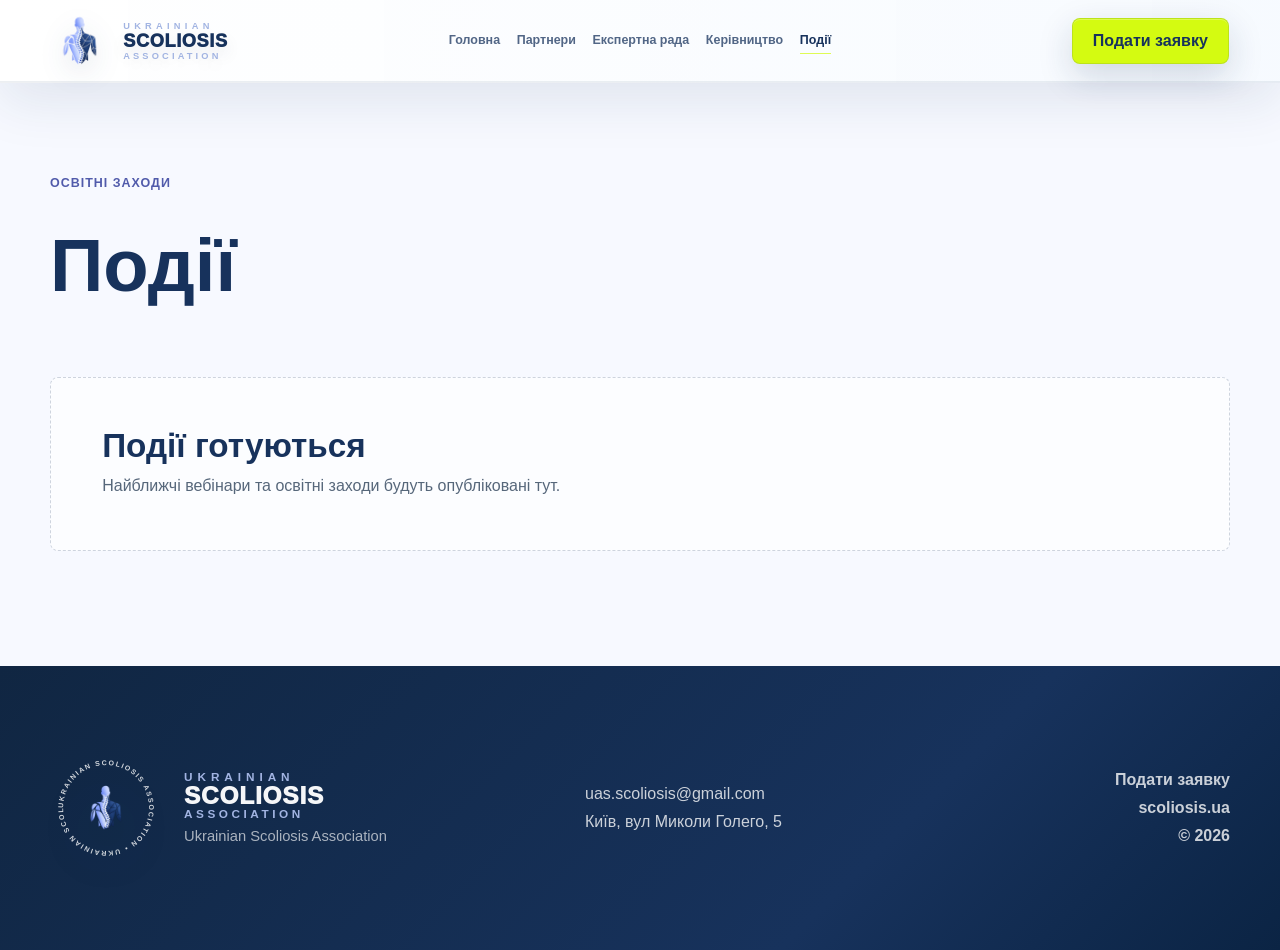
<file: events.html>
<!doctype html>
<html lang="uk">
  <head>
    <meta charset="UTF-8" />
    <meta name="viewport" content="width=device-width, initial-scale=1.0" />
    <meta
      name="description"
      content="Події, вебінари та освітні заходи Української асоціації сколіозу."
    />
    <meta name="theme-color" content="#17325C" />
    <title>Події - Українська асоціація сколіозу</title>
    <link rel="icon" href="assets/images/logo-mark-transparent.webp" />
    <link rel="stylesheet" href="styles/main.css?v=20260715-main-loader-only-1" />
  </head>
  <body class="page-body">
    <header class="site-header" data-header>
      <a class="brand" href="/#top" aria-label="Ukrainian Scoliosis Association">
        <span class="brand-object" aria-hidden="true">
          <img src="assets/images/logo-mark.webp" alt="" width="512" height="512" />
        </span>
        <span class="brand-copy">
          <strong class="brand-title">
            <span>UKRAINIAN</span>
            <span>SCOLIOSIS</span>
            <span>ASSOCIATION</span>
          </strong>
        </span>
      </a>

      <nav class="site-nav" aria-label="Основна навігація">
        <a href="/">Головна</a>
        <a href="/partners">Партнери</a>
        <a href="/expert-council">Експертна рада</a>
        <a href="/leadership">Керівництво</a>
        <a href="/events" aria-current="page">Події</a>
      </nav>

      <div class="header-actions">
        <a class="header-cta" href="/#membership-form">Подати заявку</a>
        <button class="menu-toggle" type="button" aria-label="Відкрити меню" aria-expanded="false" data-menu-toggle>
          <span></span>
          <span></span>
          <span></span>
        </button>
      </div>
    </header>

    <main class="page-main">
      <section class="page-hero" aria-labelledby="events-title">
        <p class="section-kicker">Освітні заходи</p>
        <h1 id="events-title">Події</h1>
      </section>

      <section class="events-list" data-events-list aria-label="Список подій"></section>

      <section class="empty-events" data-events-empty hidden>
        <h2>Події готуються</h2>
        <p>Найближчі вебінари та освітні заходи будуть опубліковані тут.</p>
      </section>
    </main>

    <footer class="site-footer">
      <div class="footer-brand-group">
        <div class="brand-orbit-mark footer-orbit-mark" aria-hidden="true">
          <img src="assets/images/logo-mark.webp" alt="" width="512" height="512" />
          <svg viewBox="0 0 240 240">
            <defs>
              <path id="brandOrbitPathFooterEvents" d="M120 120 m -92 0 a 92 92 0 1 1 184 0 a 92 92 0 1 1 -184 0" />
            </defs>
            <text>
              <textPath href="#brandOrbitPathFooterEvents">
                UKRAINIAN SCOLIOSIS ASSOCIATION • UKRAINIAN SCOLIOSIS ASSOCIATION •
              </textPath>
            </text>
          </svg>
        </div>
        <div>
          <strong class="footer-wordmark">
            <span>UKRAINIAN</span>
            <span>SCOLIOSIS</span>
            <span>ASSOCIATION</span>
          </strong>
          <span>Ukrainian Scoliosis Association</span>
        </div>
      </div>
      <address class="footer-contacts">
        <a href="mailto:uas.scoliosis@gmail.com">uas.scoliosis@gmail.com</a>
        <span>Київ, вул Миколи Голего, 5</span>
      </address>
      <div class="footer-meta">
        <a href="/#membership-form">Подати заявку</a>
        <span>scoliosis.ua</span>
        <span>© 2026</span>
      </div>
    </footer>

    <script type="module" src="scripts/main.js?v=20260715-media-no-flash-1"></script>
  </body>
</html>
</file>
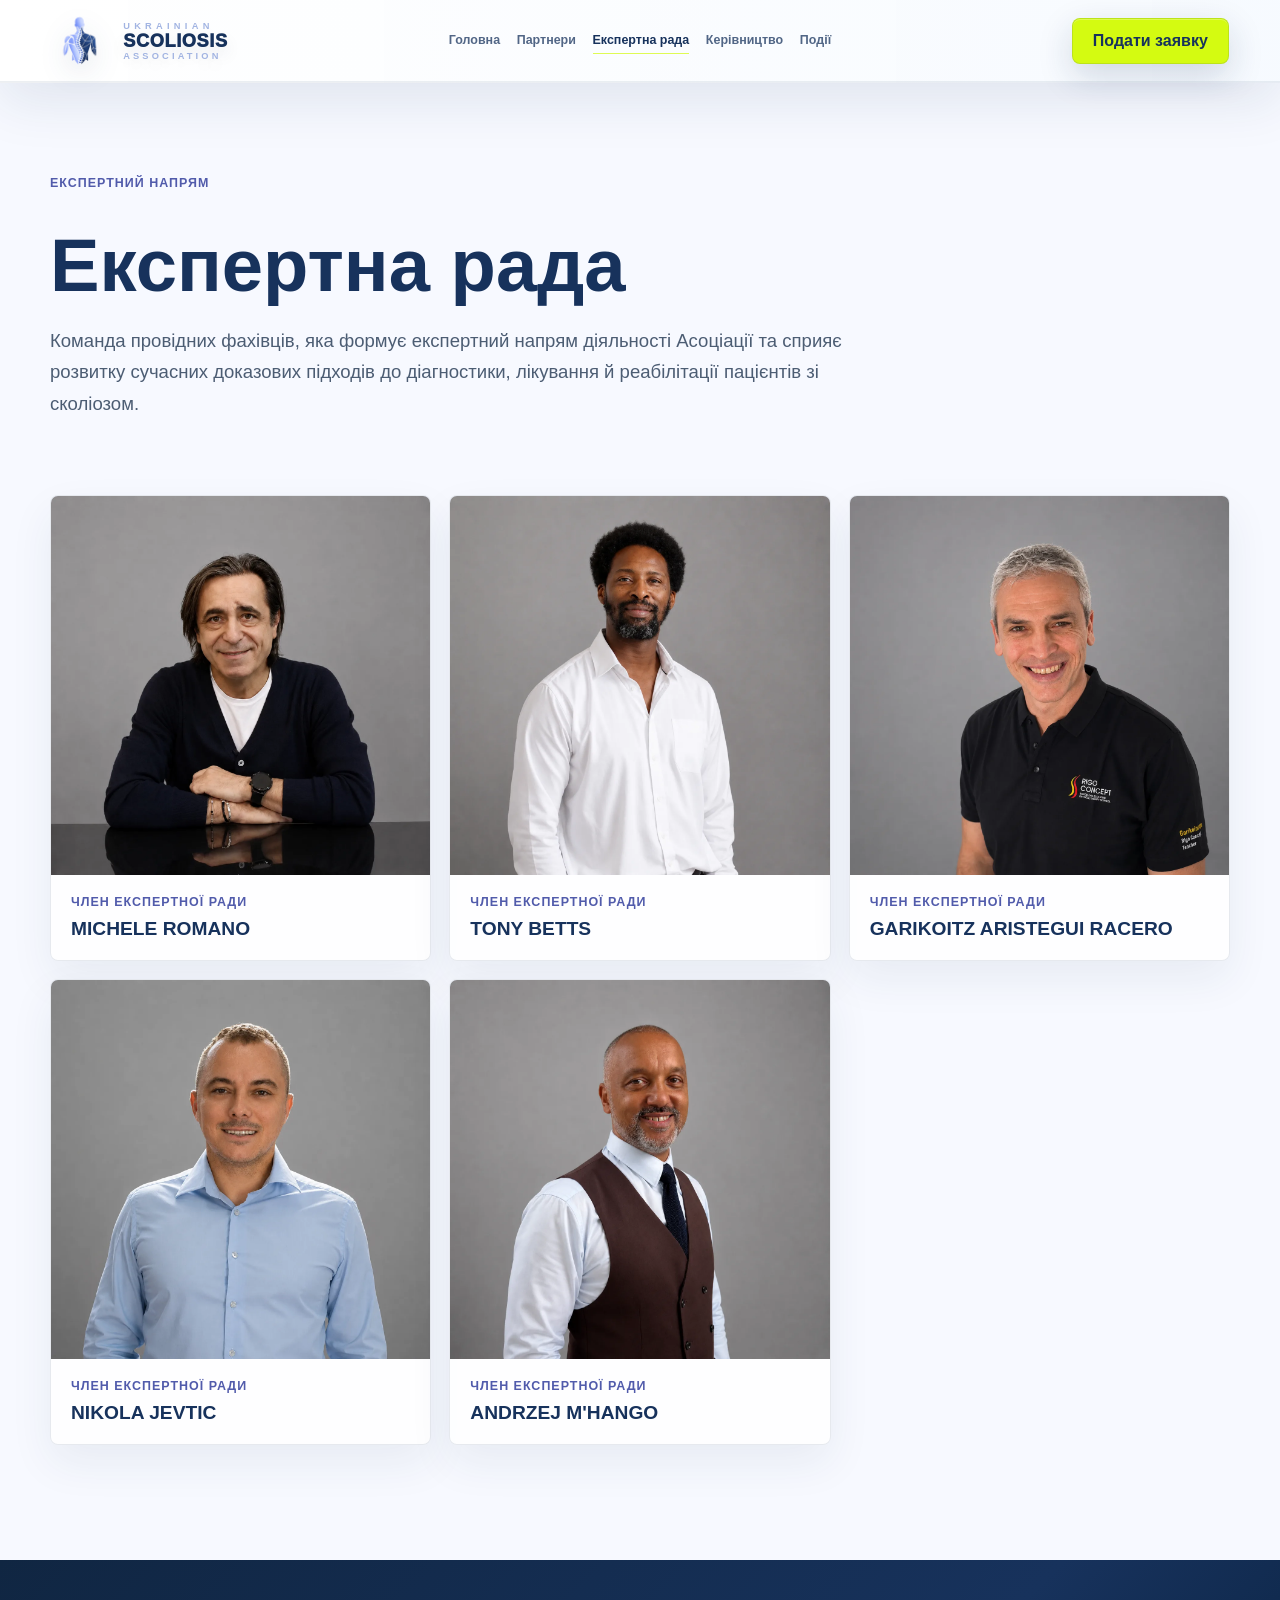
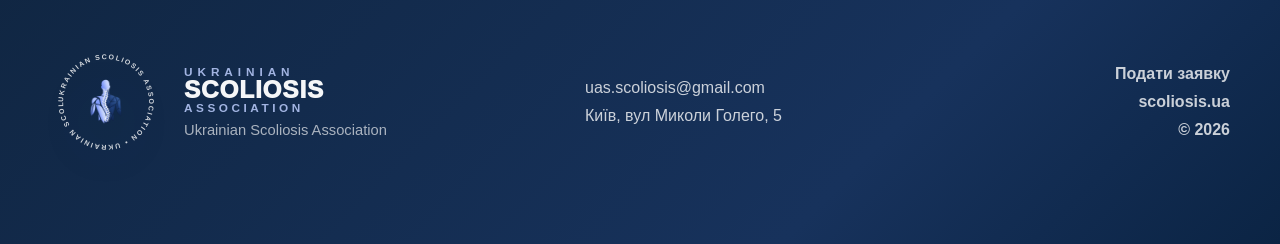
<file: expert-council.html>
<!doctype html>
<html lang="uk">
  <head>
    <meta charset="UTF-8" />
    <meta name="viewport" content="width=device-width, initial-scale=1.0" />
    <meta
      name="description"
      content="Експертна рада Української асоціації сколіозу - команда провідних фахівців, яка формує експертний напрям діяльності Асоціації."
    />
    <meta name="theme-color" content="#17325C" />
    <title>Експертна рада - Українська асоціація сколіозу</title>
    <link rel="preload" as="image" href="assets/images/expert-council/michele-romano.webp" fetchpriority="high" />
    <link rel="icon" href="assets/images/logo-mark-transparent.webp" />
    <link rel="stylesheet" href="styles/main.css?v=20260715-main-loader-only-1" />
  </head>
  <body class="page-body">
    <header class="site-header" data-header>
      <a class="brand" href="/#top" aria-label="Ukrainian Scoliosis Association">
        <span class="brand-object" aria-hidden="true">
          <img src="assets/images/logo-mark.webp" alt="" width="512" height="512" />
        </span>
        <span class="brand-copy">
          <strong class="brand-title">
            <span>UKRAINIAN</span>
            <span>SCOLIOSIS</span>
            <span>ASSOCIATION</span>
          </strong>
        </span>
      </a>

      <nav class="site-nav" aria-label="Основна навігація">
        <a href="/">Головна</a>
        <a href="/partners">Партнери</a>
        <a href="/expert-council" aria-current="page">Експертна рада</a>
        <a href="/leadership">Керівництво</a>
        <a href="/events">Події</a>
      </nav>

      <div class="header-actions">
        <a class="header-cta" href="/#membership-form">Подати заявку</a>
        <button class="menu-toggle" type="button" aria-label="Відкрити меню" aria-expanded="false" data-menu-toggle>
          <span></span>
          <span></span>
          <span></span>
        </button>
      </div>
    </header>

    <main class="page-main">
      <section class="page-hero" aria-labelledby="council-title">
        <p class="section-kicker">Експертний напрям</p>
        <h1 id="council-title">Експертна рада</h1>
        <p class="page-lead">
          Команда провідних фахівців, яка формує експертний напрям діяльності
          Асоціації та сприяє розвитку сучасних доказових підходів до
          діагностики, лікування й реабілітації пацієнтів зі сколіозом.
        </p>
      </section>

      <section class="people-grid" aria-label="Члени експертної ради">
        <article class="person-card">
          <figure class="is-mobile-media-reveal">
            <img src="assets/images/expert-council/michele-romano.webp" alt="Michele Romano" width="1254" height="1254" decoding="async" fetchpriority="high" />
          </figure>
          <div class="person-card-body">
            <span class="person-role">Член експертної ради</span>
            <h2>MICHELE ROMANO</h2>
          </div>
        </article>
        <article class="person-card">
          <figure class="is-mobile-media-reveal">
            <img src="assets/images/expert-council/tony-betts.webp" alt="Tony Betts" width="1254" height="1254" loading="lazy" decoding="async" />
          </figure>
          <div class="person-card-body">
            <span class="person-role">Член експертної ради</span>
            <h2>TONY BETTS</h2>
          </div>
        </article>
        <article class="person-card">
          <figure class="is-mobile-media-reveal">
            <img src="assets/images/expert-council/garikoitz-aristegui-racero.webp" alt="Garikoitz Aristegui Racero" width="1254" height="1254" loading="lazy" decoding="async" />
          </figure>
          <div class="person-card-body">
            <span class="person-role">Член експертної ради</span>
            <h2>GARIKOITZ ARISTEGUI RACERO</h2>
          </div>
        </article>
        <article class="person-card">
          <figure class="is-mobile-media-reveal">
            <img src="assets/images/expert-council/nikola-jevtic.webp" alt="Nikola Jevtic" width="1254" height="1254" loading="lazy" decoding="async" />
          </figure>
          <div class="person-card-body">
            <span class="person-role">Член експертної ради</span>
            <h2>NIKOLA JEVTIC</h2>
          </div>
        </article>
        <article class="person-card">
          <figure class="is-mobile-media-reveal">
            <img src="assets/images/expert-council/andrzej-mhango.webp" alt="Andrzej M'Hango" width="1254" height="1254" loading="lazy" decoding="async" />
          </figure>
          <div class="person-card-body">
            <span class="person-role">Член експертної ради</span>
            <h2>ANDRZEJ M'HANGO</h2>
          </div>
        </article>
      </section>
    </main>

    <footer class="site-footer">
      <div class="footer-brand-group">
        <div class="brand-orbit-mark footer-orbit-mark" aria-hidden="true">
          <img src="assets/images/logo-mark.webp" alt="" width="512" height="512" />
          <svg viewBox="0 0 240 240">
            <defs>
              <path id="brandOrbitPathFooterCouncil" d="M120 120 m -92 0 a 92 92 0 1 1 184 0 a 92 92 0 1 1 -184 0" />
            </defs>
            <text>
              <textPath href="#brandOrbitPathFooterCouncil">
                UKRAINIAN SCOLIOSIS ASSOCIATION • UKRAINIAN SCOLIOSIS ASSOCIATION •
              </textPath>
            </text>
          </svg>
        </div>
        <div>
          <strong class="footer-wordmark">
            <span>UKRAINIAN</span>
            <span>SCOLIOSIS</span>
            <span>ASSOCIATION</span>
          </strong>
          <span>Ukrainian Scoliosis Association</span>
        </div>
      </div>
      <address class="footer-contacts">
        <a href="mailto:uas.scoliosis@gmail.com">uas.scoliosis@gmail.com</a>
        <span>Київ, вул Миколи Голего, 5</span>
      </address>
      <div class="footer-meta">
        <a href="/#membership-form">Подати заявку</a>
        <span>scoliosis.ua</span>
        <span>© 2026</span>
      </div>
    </footer>

    <script type="module" src="scripts/main.js?v=20260715-media-no-flash-1"></script>
  </body>
</html>
</file>
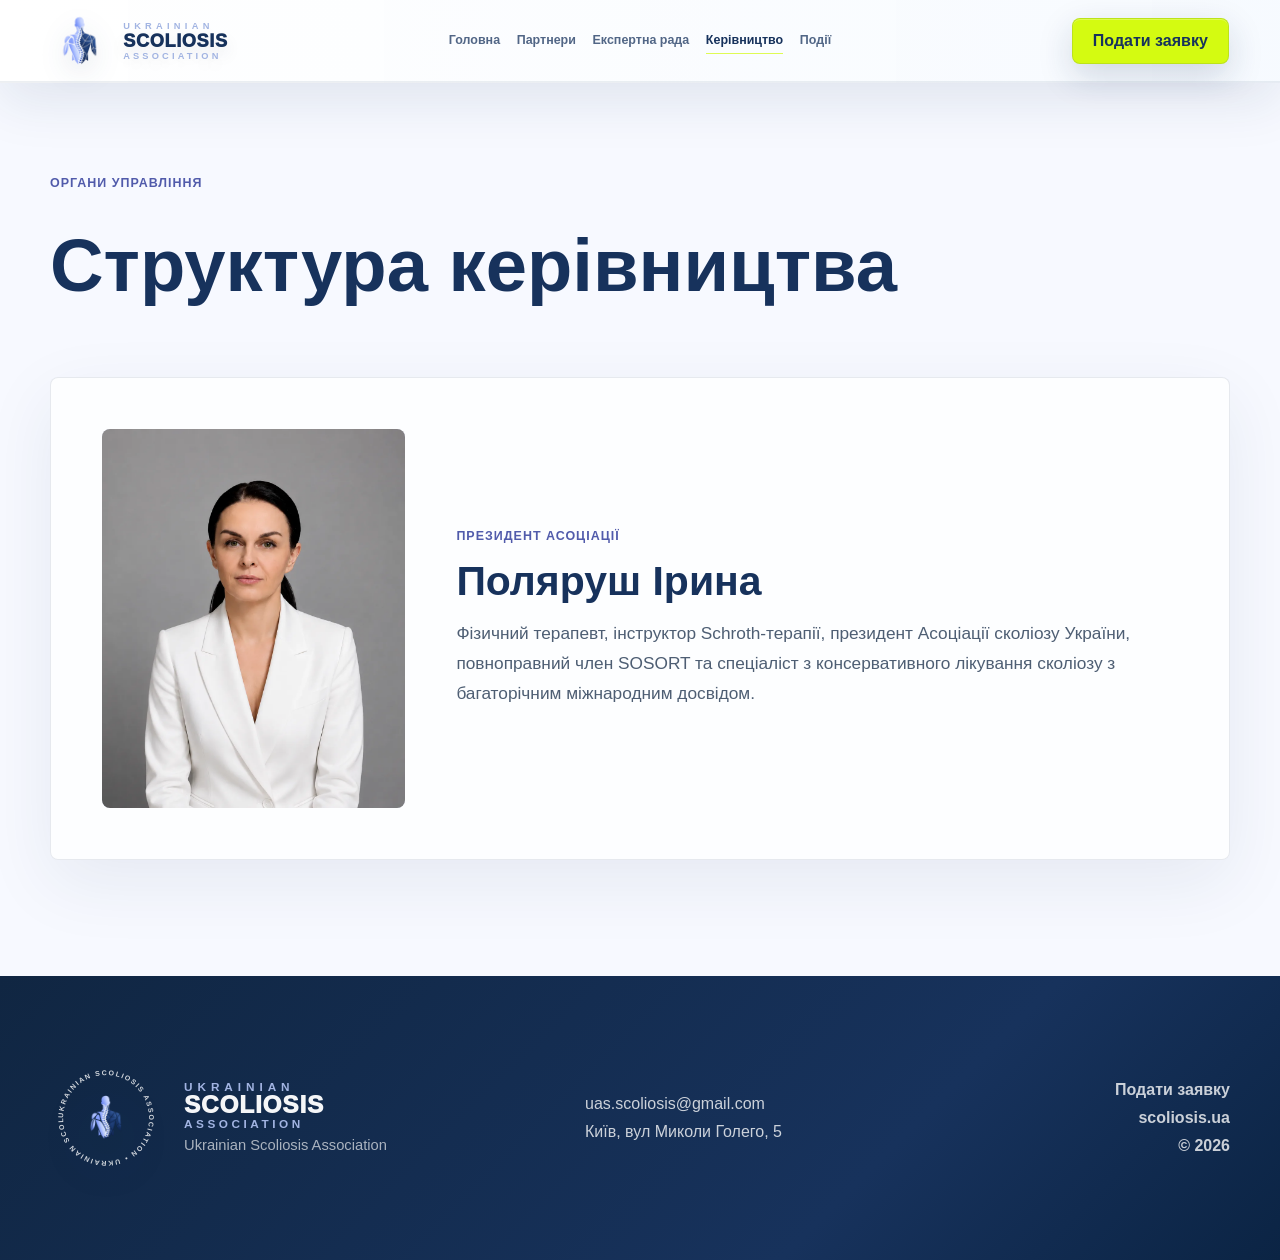
<file: leadership.html>
<!doctype html>
<html lang="uk">
  <head>
    <meta charset="UTF-8" />
    <meta name="viewport" content="width=device-width, initial-scale=1.0" />
    <meta
      name="description"
      content="Структура керівництва Української асоціації сколіозу."
    />
    <meta name="theme-color" content="#17325C" />
    <title>Структура керівництва - Українська асоціація сколіозу</title>
    <link rel="icon" href="assets/images/logo-mark-transparent.webp" />
    <link rel="stylesheet" href="styles/main.css?v=20260715-main-loader-only-1" />
  </head>
  <body class="page-body">
    <header class="site-header" data-header>
      <a class="brand" href="/#top" aria-label="Ukrainian Scoliosis Association">
        <span class="brand-object" aria-hidden="true">
          <img src="assets/images/logo-mark.webp" alt="" width="512" height="512" />
        </span>
        <span class="brand-copy">
          <strong class="brand-title">
            <span>UKRAINIAN</span>
            <span>SCOLIOSIS</span>
            <span>ASSOCIATION</span>
          </strong>
        </span>
      </a>

      <nav class="site-nav" aria-label="Основна навігація">
        <a href="/">Головна</a>
        <a href="/partners">Партнери</a>
        <a href="/expert-council">Експертна рада</a>
        <a href="/leadership" aria-current="page">Керівництво</a>
        <a href="/events">Події</a>
      </nav>

      <div class="header-actions">
        <a class="header-cta" href="/#membership-form">Подати заявку</a>
        <button class="menu-toggle" type="button" aria-label="Відкрити меню" aria-expanded="false" data-menu-toggle>
          <span></span>
          <span></span>
          <span></span>
        </button>
      </div>
    </header>

    <main class="page-main">
      <section class="page-hero" aria-labelledby="leadership-title">
        <p class="section-kicker">Органи управління</p>
        <h1 id="leadership-title">Структура керівництва</h1>
      </section>

      <section class="page-panel leadership-card" aria-label="Президент Асоціації">
        <figure class="is-mobile-media-reveal">
          <img src="assets/images/expert-council/iryna-poliarush.webp" alt="Ірина Поляруш" width="1254" height="1254" decoding="async" fetchpriority="high" />
        </figure>
        <div class="leadership-copy">
          <span class="person-role">Президент асоціації</span>
          <h2>Поляруш Ірина</h2>
          <p>
            Фізичний терапевт, інструктор Schroth-терапії, президент Асоціації
            сколіозу України, повноправний член SOSORT та спеціаліст з
            консервативного лікування сколіозу з багаторічним міжнародним
            досвідом.
          </p>
        </div>
      </section>
    </main>

    <footer class="site-footer">
      <div class="footer-brand-group">
        <div class="brand-orbit-mark footer-orbit-mark" aria-hidden="true">
          <img src="assets/images/logo-mark.webp" alt="" width="512" height="512" />
          <svg viewBox="0 0 240 240">
            <defs>
              <path id="brandOrbitPathFooterLeadership" d="M120 120 m -92 0 a 92 92 0 1 1 184 0 a 92 92 0 1 1 -184 0" />
            </defs>
            <text>
              <textPath href="#brandOrbitPathFooterLeadership">
                UKRAINIAN SCOLIOSIS ASSOCIATION • UKRAINIAN SCOLIOSIS ASSOCIATION •
              </textPath>
            </text>
          </svg>
        </div>
        <div>
          <strong class="footer-wordmark">
            <span>UKRAINIAN</span>
            <span>SCOLIOSIS</span>
            <span>ASSOCIATION</span>
          </strong>
          <span>Ukrainian Scoliosis Association</span>
        </div>
      </div>
      <address class="footer-contacts">
        <a href="mailto:uas.scoliosis@gmail.com">uas.scoliosis@gmail.com</a>
        <span>Київ, вул Миколи Голего, 5</span>
      </address>
      <div class="footer-meta">
        <a href="/#membership-form">Подати заявку</a>
        <span>scoliosis.ua</span>
        <span>© 2026</span>
      </div>
    </footer>

    <script type="module" src="scripts/main.js?v=20260715-media-no-flash-1"></script>
  </body>
</html>
</file>
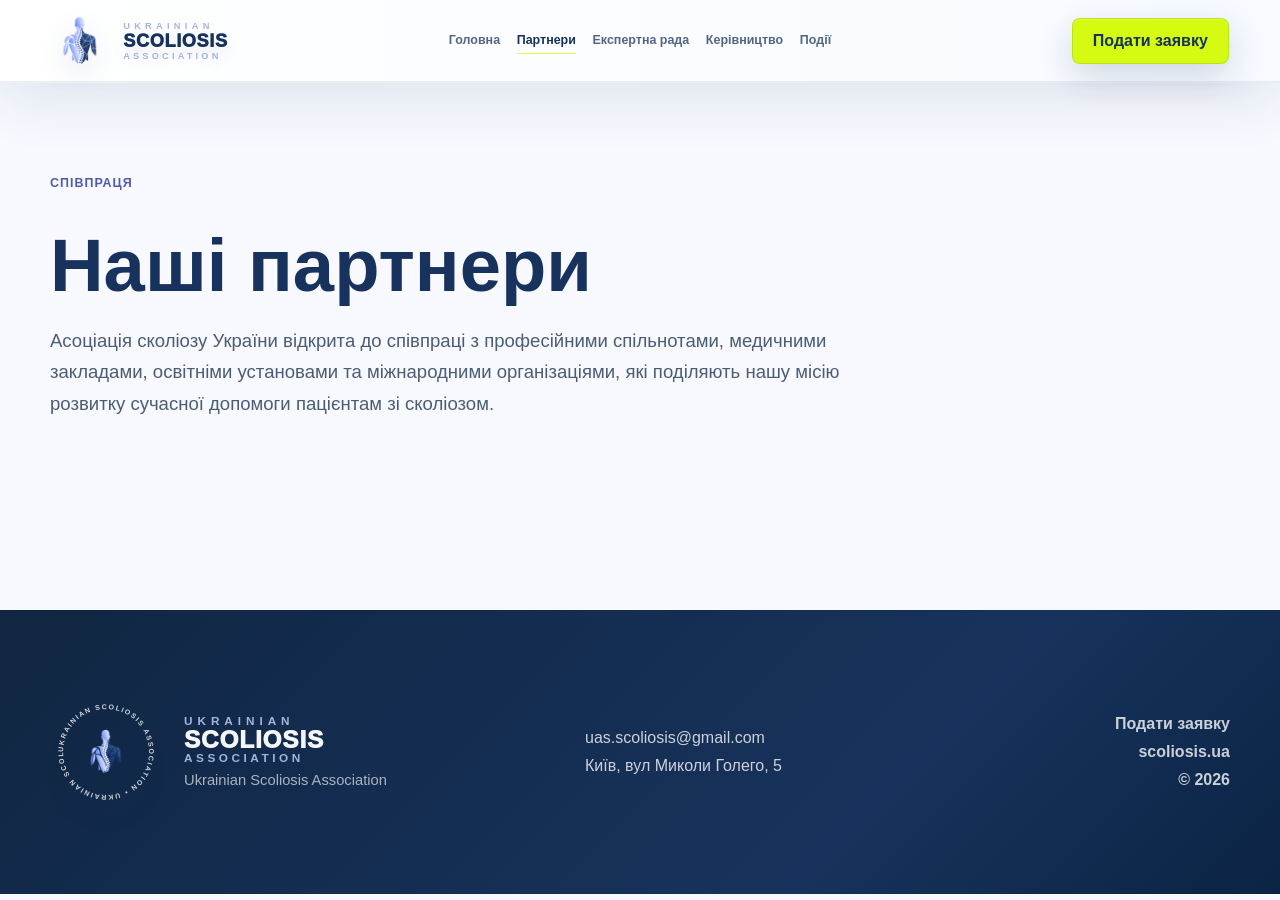
<file: partners.html>
<!doctype html>
<html lang="uk">
  <head>
    <meta charset="UTF-8" />
    <meta name="viewport" content="width=device-width, initial-scale=1.0" />
    <meta
      name="description"
      content="Асоціація сколіозу України відкрита до співпраці з професійними спільнотами, медичними закладами, освітніми установами та міжнародними організаціями."
    />
    <meta name="theme-color" content="#17325C" />
    <title>Наші партнери - Українська асоціація сколіозу</title>
    <link rel="icon" href="assets/images/logo-mark-transparent.webp" />
    <link rel="stylesheet" href="styles/main.css?v=20260715-main-loader-only-1" />
  </head>
  <body class="page-body">
    <header class="site-header" data-header>
      <a class="brand" href="/#top" aria-label="Ukrainian Scoliosis Association">
        <span class="brand-object" aria-hidden="true">
          <img src="assets/images/logo-mark.webp" alt="" width="512" height="512" />
        </span>
        <span class="brand-copy">
          <strong class="brand-title">
            <span>UKRAINIAN</span>
            <span>SCOLIOSIS</span>
            <span>ASSOCIATION</span>
          </strong>
        </span>
      </a>

      <nav class="site-nav" aria-label="Основна навігація">
        <a href="/">Головна</a>
        <a href="/partners" aria-current="page">Партнери</a>
        <a href="/expert-council">Експертна рада</a>
        <a href="/leadership">Керівництво</a>
        <a href="/events">Події</a>
      </nav>

      <div class="header-actions">
        <a class="header-cta" href="/#membership-form">Подати заявку</a>
        <button class="menu-toggle" type="button" aria-label="Відкрити меню" aria-expanded="false" data-menu-toggle>
          <span></span>
          <span></span>
          <span></span>
        </button>
      </div>
    </header>

    <main class="page-main">
      <section class="page-hero" aria-labelledby="partners-title">
        <p class="section-kicker">Співпраця</p>
        <h1 id="partners-title">Наші партнери</h1>
        <p class="page-lead">
          Асоціація сколіозу України відкрита до співпраці з професійними
          спільнотами, медичними закладами, освітніми установами та міжнародними
          організаціями, які поділяють нашу місію розвитку сучасної допомоги
          пацієнтам зі сколіозом.
        </p>
      </section>
    </main>

    <footer class="site-footer">
      <div class="footer-brand-group">
        <div class="brand-orbit-mark footer-orbit-mark" aria-hidden="true">
          <img src="assets/images/logo-mark.webp" alt="" width="512" height="512" />
          <svg viewBox="0 0 240 240">
            <defs>
              <path id="brandOrbitPathFooterPartners" d="M120 120 m -92 0 a 92 92 0 1 1 184 0 a 92 92 0 1 1 -184 0" />
            </defs>
            <text>
              <textPath href="#brandOrbitPathFooterPartners">
                UKRAINIAN SCOLIOSIS ASSOCIATION • UKRAINIAN SCOLIOSIS ASSOCIATION •
              </textPath>
            </text>
          </svg>
        </div>
        <div>
          <strong class="footer-wordmark">
            <span>UKRAINIAN</span>
            <span>SCOLIOSIS</span>
            <span>ASSOCIATION</span>
          </strong>
          <span>Ukrainian Scoliosis Association</span>
        </div>
      </div>
      <address class="footer-contacts">
        <a href="mailto:uas.scoliosis@gmail.com">uas.scoliosis@gmail.com</a>
        <span>Київ, вул Миколи Голего, 5</span>
      </address>
      <div class="footer-meta">
        <a href="/#membership-form">Подати заявку</a>
        <span>scoliosis.ua</span>
        <span>© 2026</span>
      </div>
    </footer>

    <script type="module" src="scripts/main.js?v=20260715-media-no-flash-1"></script>
  </body>
</html>
</file>
<file: styles/main.css>
@import url("./base/base.css?v=20260704-native-pointer-cursor-1");
@import url("./utilities/motion.css?v=20260703-no-scroll-animations-1");
@import url("./components/loader.css?v=20260715-main-loader-only-1");
@import url("./components/header.css?v=20260714-mobile-menu-transition-1");
@import url("./sections/hero.css?v=20260703-safari-hero-anchor-1");
@import url("./sections/content.css?v=20260704-static-sections-1");
@import url("./components/form.css?v=20260704-mobile-input-zoom-1");
@import url("./components/footer.css?v=20260703-logo-accent-a2b4e2-1");
@import url("./pages.css?v=20260715-main-loader-only-1");
@import url("./utilities/animations.css?v=20260715-ios-logo-alpha-1");
@import url("./utilities/responsive.css?v=20260714-airy-menu-1");
</file>
